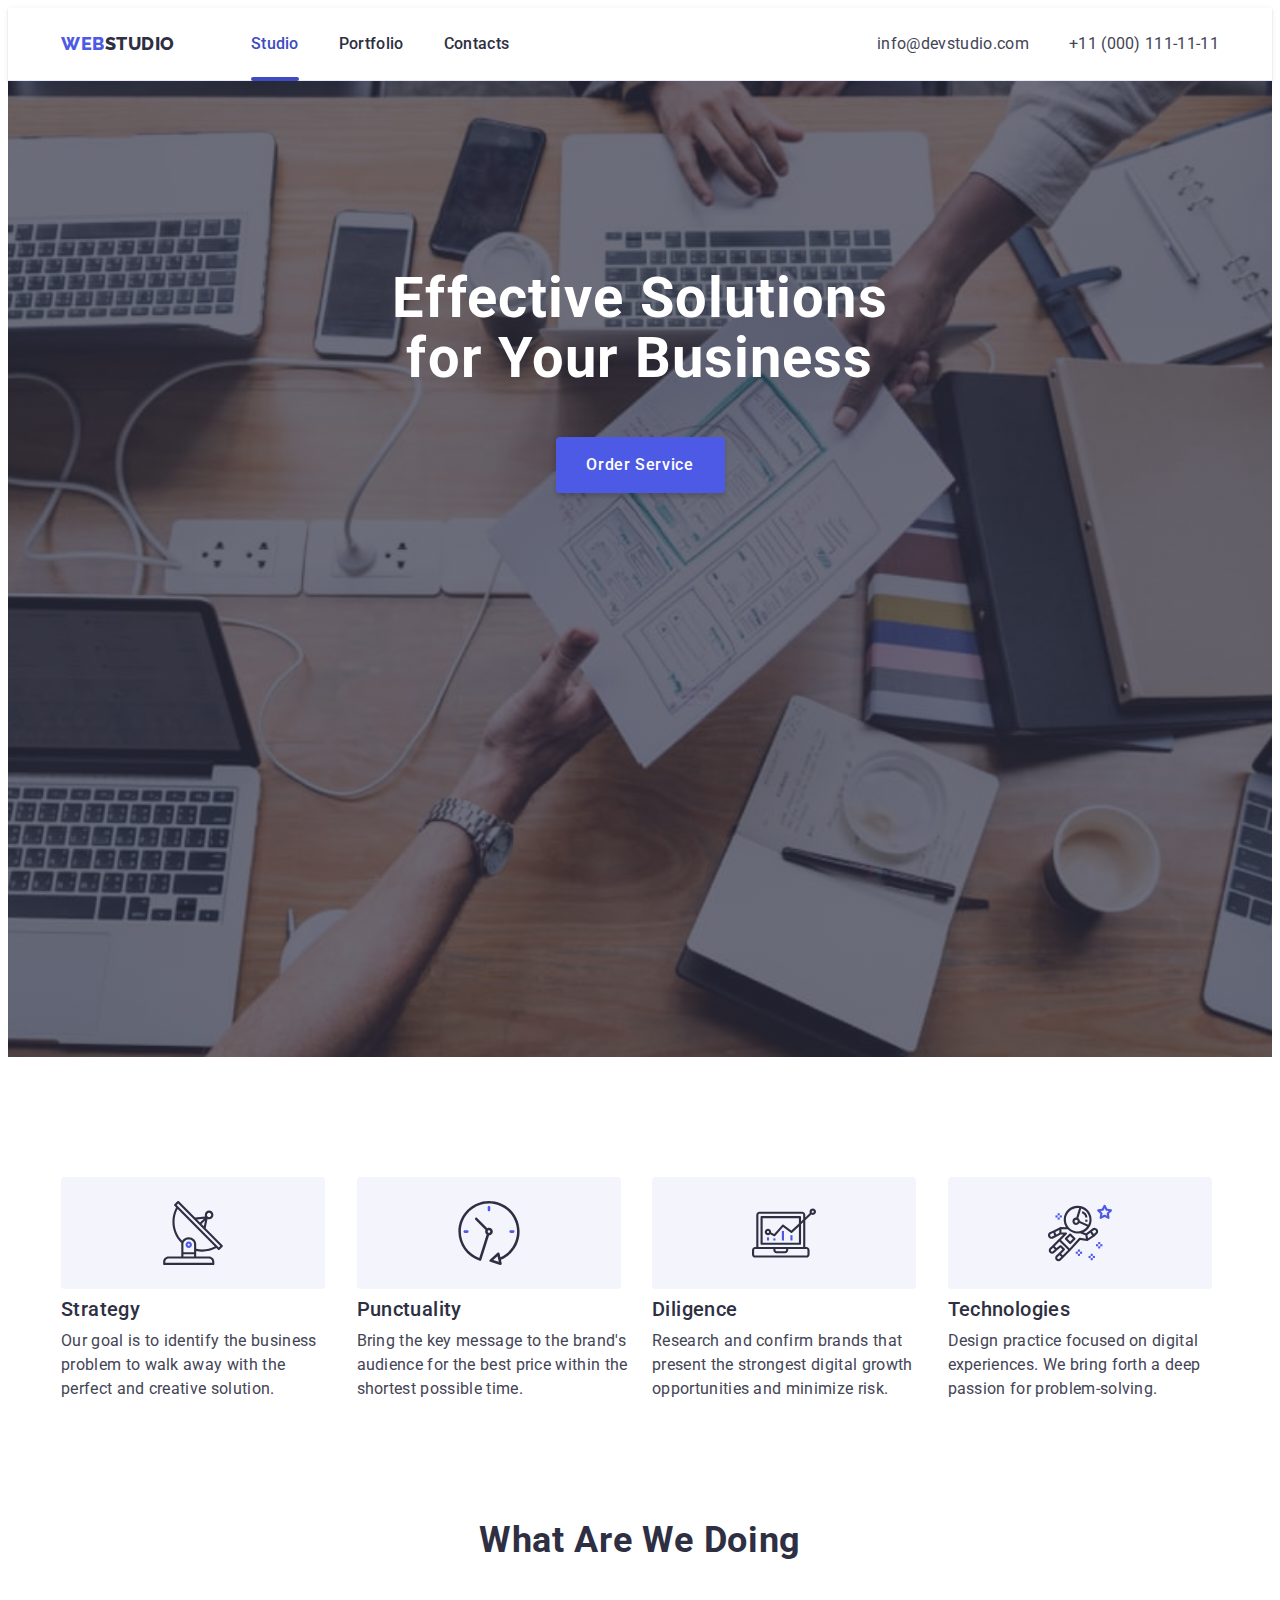
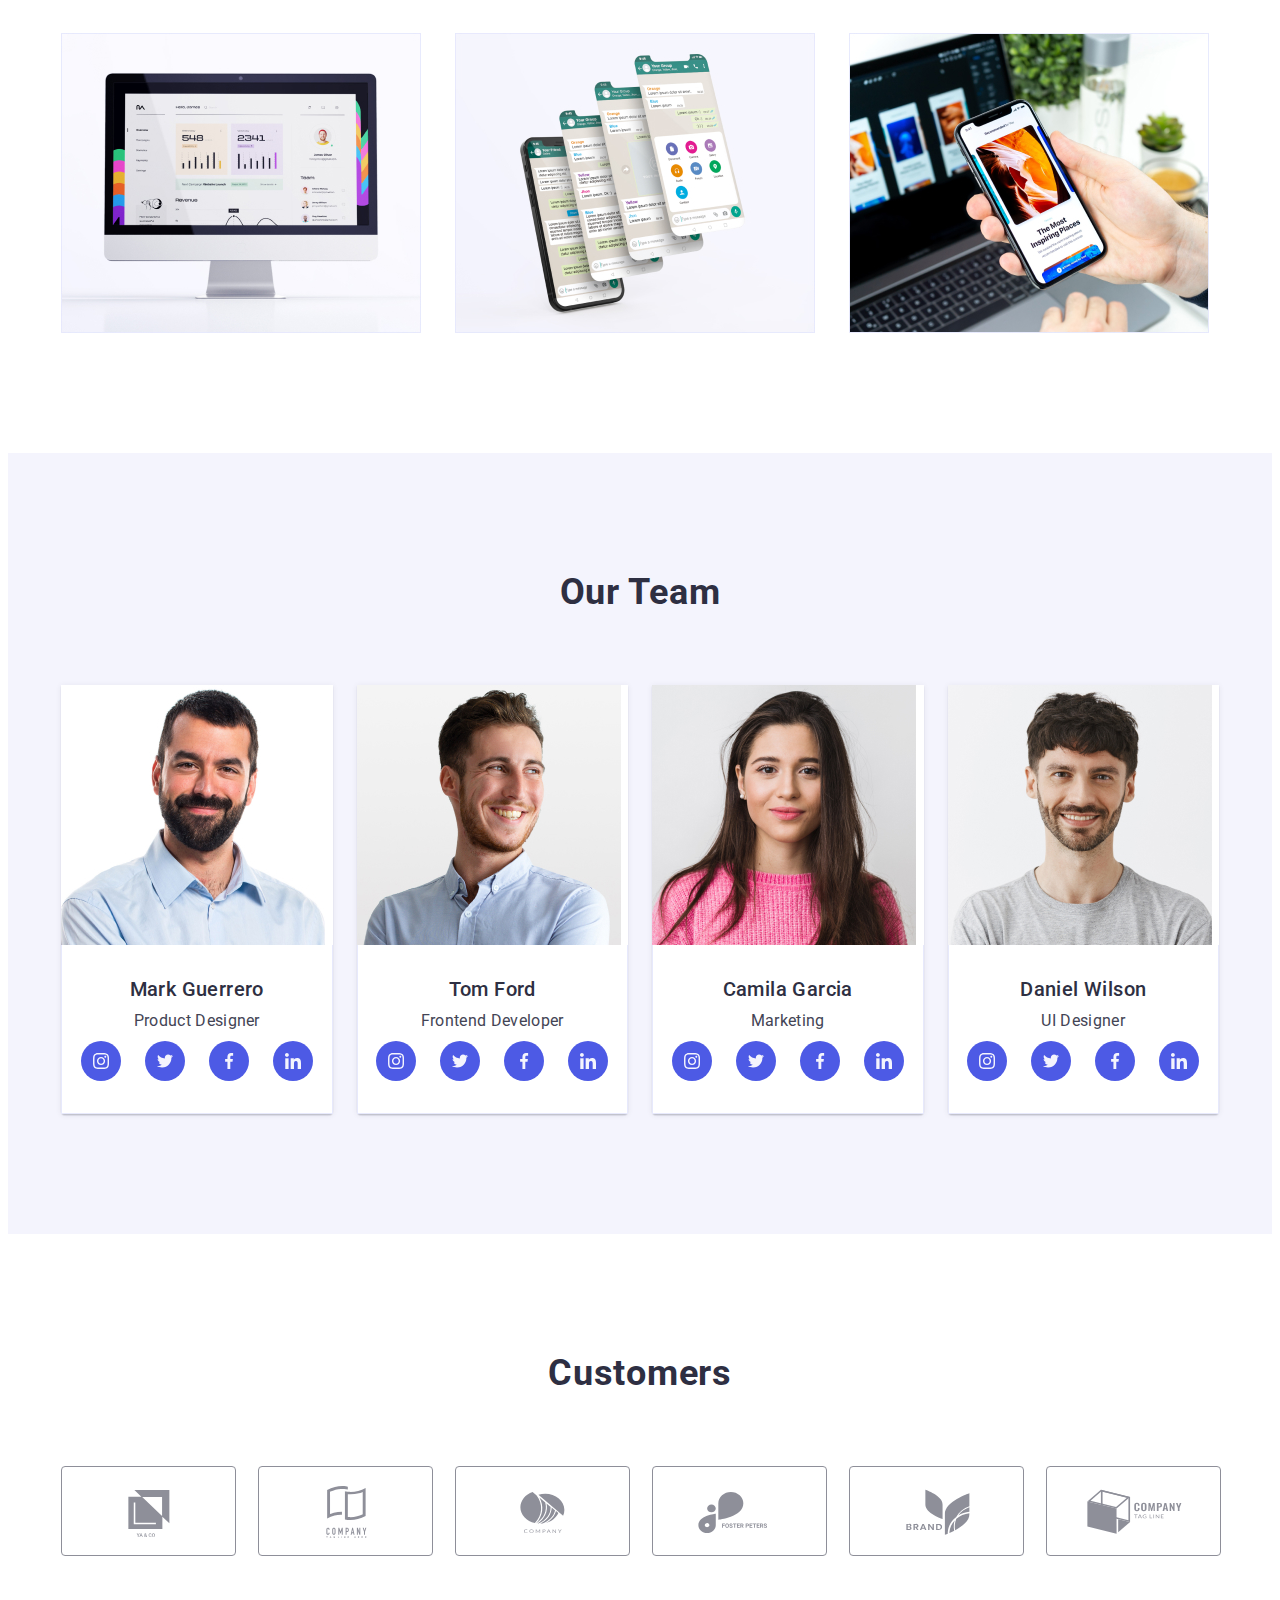
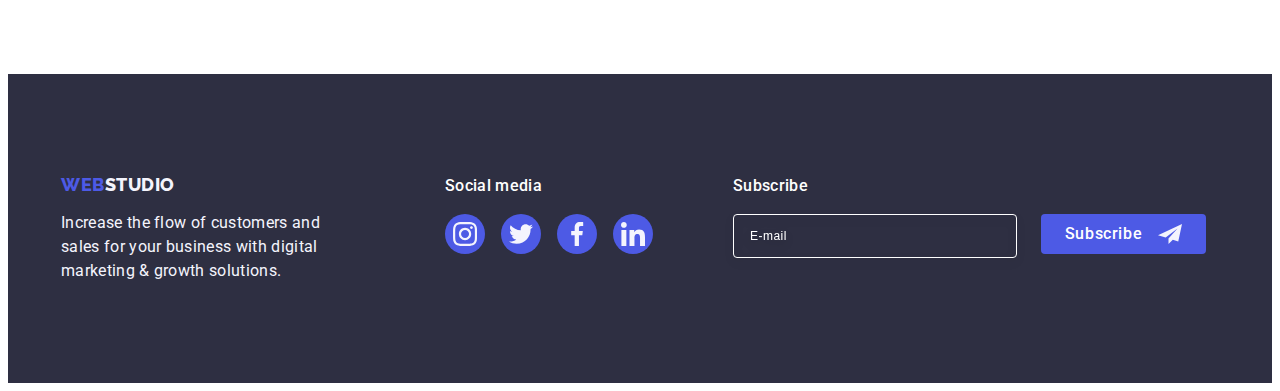
<file: index.html>
<!DOCTYPE html>
<html lang="en">
  <head>
    <meta charset="UTF-8" />
    <meta http-equiv="X-UA-Compatible" content="IE=edge" />
    <meta name="viewport" content="width=device-width, initial-scale=1.0" />
    <title>Студія</title>
    <link rel="preconnect" href="https://fonts.googleapis.com" />
    <link rel="preconnect" href="https://fonts.gstatic.com" crossorigin />
    <link
      href="https://fonts.googleapis.com/css2?family=Raleway:wght@800&family=Roboto:wght@400;500;700;900&display=swap"
      rel="stylesheet"
    />
    <link
      rel="stylesheet"
      href="https://cdnjs.cloudflare.com/ajax/libs/modern-normalize/2.0.0/modern-normalize.min.css"
      integrity="sha512-4xo8blKMVCiXpTaLzQSLSw3KFOVPWhm/TRtuPVc4WG6kUgjH6J03IBuG7JZPkcWMxJ5huwaBpOpnwYElP/m6wg=="
      crossorigin="anonymous"
      referrerpolicy="no-referrer"
    />
    <link rel="stylesheet" href="./css/styles.css" />
  </head>
  <body>
    <header class="header">
      <div class="header-container container">
        <nav class="header-nav">
          <a href="./index.html" class="header-logo link"
            >Web<span class="header-logo-color">Studio</span></a
          >
          <ul class="header-nav-list list">
            <li class="header-nav-item">
              <a href="./index.html" class="header-link link current">Studio</a>
            </li>
            <li class="header-nav-item">
              <a href="./portfolio.html" class="header-link link">Portfolio</a>
            </li>
            <li class="header-nav-item">
              <a href="" class="header-link link">Contacts</a>
            </li>
          </ul>
        </nav>
        <address class="header-address">
          <ul class="header-address-list list">
            <li class="header-address-item">
              <a
                href="mailto:info@devstudio.com"
                class="header-address-link link"
                >info@devstudio.com</a
              >
            </li>
            <li class="header-address-item">
              <a href="tel:+110001111111" class="header-address-link link"
                >+11 (000) 111-11-11</a
              >
            </li>
          </ul>
        </address>
      </div>
    </header>
    <main>
      <section class="hero-main-page">
        <div class="hero-main-container container">
          <h1 class="hero-title">Effective Solutions for Your Business</h1>
          <button type="button" class="hero-button" data-modal-open>Order Service</button>
        </div>
      </section>
      <section class="values">
        <div class="values-container container">
          <h2 class="visually-hidden">What are we offer</h2>
          <ul class="values-list list">
            <li class="values-item">
              <div class="values-icon-box">
                <svg class="values-icon" width="64" height="64">
                  <use href="./images/icons.svg#antenna"></use>
                </svg>
              </div>
              <h3 class="values-title">Strategy</h3>
              <p class="values-text text">
                Our goal is to identify the business problem to walk away with
                the perfect and creative solution.
              </p>
            </li>
            <li class="values-item">
              <div class="values-icon-box">
                <svg class="values-icon" width="64" height="64">
                  <use href="./images/icons.svg#clock"></use>
                </svg>
              </div>
              <h3 class="values-title">Punctuality</h3>
              <p class="text">
                Bring the key message to the brand's audience for the best price
                within the shortest possible time.
              </p>
            </li>
            <li class="values-item">
              <div class="values-icon-box">
                <svg class="values-icon" width="64" height="64">
                  <use href="./images/icons.svg#diagram"></use>
                </svg>
              </div>
              <h3 class="values-title">Diligence</h3>
              <p class="text">
                Research and confirm brands that present the strongest digital
                growth opportunities and minimize risk.
              </p>
            </li>
            <li class="values-item">
              <div class="values-icon-box">
                <svg class="values-icon" width="64" height="64">
                  <use href="./images/icons.svg#astro"></use>
                </svg>
              </div>
              <h3 class="values-title">Technologies</h3>
              <p class="text">
                Design practice focused on digital experiences. We bring forth a
                deep passion for problem-solving.
              </p>
            </li>
          </ul>
        </div>
      </section>
      <section class="work">
        <div class="work-container container">
          <h2 class="work-title">What are we doing</h2>
          <ul class="work-list list">
            <li class="work-item">
              <img src="./images/wwd.jpg" alt="monitor" width="360" />
            </li>
            <li class="work-item">
              <img src="./images/wwd2.jpg" alt="screen" width="360" />
            </li>
            <li class="work-item">
              <img src="./images/wwd3.jpg" alt="phone" width="360" />
            </li>
          </ul>
        </div>
      </section>
      <section class="team">
        <div class="team-container container">
          <h2 class="team-title">Our Team</h2>
          <ul class="team-list list">
            <li class="team-item">
              <img src="./images/team1.jpg" alt="photo1" width="264" />
              <div class="team-name-container">
                <h3 class="worker-name">Mark Guerrero</h3>
                <p class="team-text">Product Designer</p>
                <ul class="soc-team list">
                  <li class="soc-item">
                    <a
                      href="#"
                      class="soc-item-link"
                      target="_blank"
                      rel="noopener noreferrer nofollow"
                    >
                      <svg class="team-soc-icon" width="16" height="16">
                        <use href="./images/icons.svg#instagram-icon"></use>
                      </svg>
                    </a>
                  </li>
                  <li class="soc-item">
                    <a
                      href="#"
                      class="soc-item-link"
                      target="_blank"
                      rel="noopener noreferrer nofollow"
                    >
                      <svg class="team-soc-icon" width="16" height="16">
                        <use href="./images/icons.svg#icon-twitter"></use>
                      </svg>
                    </a>
                  </li>
                  <li class="soc-item">
                    <a
                      href="#"
                      class="soc-item-link"
                      target="_blank"
                      rel="noopener noreferrer nofollow"
                    >
                      <svg class="team-soc-icon" width="16" height="16">
                        <use href="./images/icons.svg#facebook-icon"></use>
                      </svg>
                    </a>
                  </li>
                  <li class="soc-item">
                    <a
                      href="#"
                      class="soc-item-link"
                      target="_blank"
                      rel="noopener noreferrer nofollow"
                    >
                      <svg class="team-soc-icon" width="16" height="16">
                        <use href="./images/icons.svg#linked-in-icon"></use>
                      </svg>
                    </a>
                  </li>
                </ul>
              </div>
            </li>
            <li class="team-item">
              <img src="./images/team2.jpg" alt="photo2" width="264" />
              <div class="team-name-container">
                <h3 class="worker-name">Tom Ford</h3>
                <p class="team-text">Frontend Developer</p>
                <ul class="soc-team list">
                  <li class="soc-item">
                    <a
                      href="#"
                      class="soc-item-link"
                      target="_blank"
                      rel="noopener noreferrer nofollow"
                    >
                      <svg class="team-soc-icon" width="16" height="16">
                        <use href="./images/icons.svg#instagram-icon"></use>
                      </svg>
                    </a>
                  </li>
                  <li class="soc-item">
                    <a
                      href="#"
                      class="soc-item-link"
                      target="_blank"
                      rel="noopener noreferrer nofollow"
                    >
                      <svg class="team-soc-icon" width="16" height="16">
                        <use href="./images/icons.svg#icon-twitter"></use>
                      </svg>
                    </a>
                  </li>
                  <li class="soc-item">
                    <a
                      href="#"
                      class="soc-item-link"
                      target="_blank"
                      rel="noopener noreferrer nofollow"
                    >
                      <svg class="team-soc-icon" width="16" height="16">
                        <use href="./images/icons.svg#facebook-icon"></use>
                      </svg>
                    </a>
                  </li>
                  <li class="soc-item">
                    <a
                      href="#"
                      class="soc-item-link"
                      target="_blank"
                      rel="noopener noreferrer nofollow"
                    >
                      <svg class="team-soc-icon" width="16" height="16">
                        <use href="./images/icons.svg#linked-in-icon"></use>
                      </svg>
                    </a>
                  </li>
                </ul>
              </div>
            </li>
            <li class="team-item">
              <img src="./images/team3.jpg" alt="photo3" width="264" />
              <div class="team-name-container">
                <h3 class="worker-name">Camila Garcia</h3>
                <p class="team-text">Marketing</p>
                <ul class="soc-team list">
                  <li class="soc-item">
                    <a
                      href="#"
                      class="soc-item-link"
                      target="_blank"
                      rel="noopener noreferrer nofollow"
                    >
                      <svg class="team-soc-icon" width="16" height="16">
                        <use href="./images/icons.svg#instagram-icon"></use>
                      </svg>
                    </a>
                  </li>
                  <li class="soc-item">
                    <a
                      href="#"
                      class="soc-item-link"
                      target="_blank"
                      rel="noopener noreferrer nofollow"
                    >
                      <svg class="team-soc-icon" width="16" height="16">
                        <use href="./images/icons.svg#icon-twitter"></use>
                      </svg>
                    </a>
                  </li>
                  <li class="soc-item">
                    <a
                      href="#"
                      class="soc-item-link"
                      target="_blank"
                      rel="noopener noreferrer nofollow"
                    >
                      <svg class="team-soc-icon" width="16" height="16">
                        <use href="./images/icons.svg#facebook-icon"></use>
                      </svg>
                    </a>
                  </li>
                  <li class="soc-item">
                    <a
                      href="#"
                      class="soc-item-link"
                      target="_blank"
                      rel="noopener noreferrer nofollow"
                    >
                      <svg class="team-soc-icon" width="16" height="16">
                        <use href="./images/icons.svg#linked-in-icon"></use>
                      </svg>
                    </a>
                  </li>
                </ul>
              </div>
            </li>
            <li class="team-item">
              <img src="./images/team4.jpg" alt="photo4" width="264" />
              <div class="team-name-container">
                <h3 class="worker-name">Daniel Wilson</h3>
                <p class="team-text">UI Designer</p>
                <ul class="soc-team list">
                  <li class="soc-item">
                    <a
                      href="#"
                      class="soc-item-link"
                      target="_blank"
                      rel="noopener noreferrer nofollow"
                    >
                      <svg class="team-soc-icon" width="16" height="16">
                        <use href="./images/icons.svg#instagram-icon"></use>
                      </svg>
                    </a>
                  </li>
                  <li class="soc-item">
                    <a
                      href="#"
                      class="soc-item-link"
                      target="_blank"
                      rel="noopener noreferrer nofollow"
                    >
                      <svg class="team-soc-icon" width="16" height="16">
                        <use href="./images/icons.svg#icon-twitter"></use>
                      </svg>
                    </a>
                  </li>
                  <li class="soc-item">
                    <a
                      href="#"
                      class="soc-item-link"
                      target="_blank"
                      rel="noopener noreferrer nofollow"
                    >
                      <svg class="team-soc-icon" width="16" height="16">
                        <use href="./images/icons.svg#facebook-icon"></use>
                      </svg>
                    </a>
                  </li>
                  <li class="soc-item">
                    <a
                      href="#"
                      class="soc-item-link"
                      target="_blank"
                      rel="noopener noreferrer nofollow"
                    >
                      <svg class="team-soc-icon" width="16" height="16">
                        <use href="./images/icons.svg#linked-in-icon"></use>
                      </svg>
                    </a>
                  </li>
                </ul>
              </div>
            </li>
          </ul>
        </div>
      </section>
      <section class="customers">
        <div class="container">
          <h2 class="customers-title">Customers</h2>
          <ul class="customers-list list">
            <li class="customers-item">
              <a href="#" class="customers-link link">
                <svg class="customers-icon" width="104" height="56">
                  <use href="./images/icons.svg#logo"></use>
                </svg>
              </a>
            </li>
            <li class="customers-item">
              <a href="#" class="customers-link link">
                <svg class="customers-icon" width="104" height="56">
                  <use href="./images/icons.svg#logo-one"></use>
                </svg>
              </a>
            </li>
            <li class="customers-item">
              <a href="#" class="customers-link link">
                <svg class="customers-icon" width="104" height="56">
                  <use href="./images/icons.svg#logo-two"></use>
                </svg>
              </a>
            </li>
            <li class="customers-item">
              <a href="#" class="customers-link link">
                <svg class="customers-icon" width="104" height="56">
                  <use href="./images/icons.svg#logo-three"></use>
                </svg>
              </a>
            </li>
            <li class="customers-item">
              <a href="#" class="customers-link link">
                <svg class="customers-icon" width="104" height="56">
                  <use href="./images/icons.svg#logo-four"></use>
                </svg>
              </a>
            </li>
            <li class="customers-item">
              <a href="#" class="customers-link link">
                <svg class="customers-icon" width="104" height="56">
                  <use href="./images/icons.svg#logo-five"></use>
                </svg>
              </a>
            </li>
          </ul>
        </div>
      </section>
    </main>
    <footer class="footer">
      <div class="footer-section container">
        <div class="footer-container">
          <a href="./index.html" class="footer-logo link"
            >Web<span class="footer-logo-color">Studio</span>
          </a>
          <p class="footer-text">
            Increase the flow of customers and sales for your business with
            digital marketing & growth solutions.
          </p>
        </div>
        <div class="footer-soc-container">
          <p class="footer-soc-text">Social media</p>
          <ul class="footer-soc-list list">
            <li class="footer-soc-item">
              <a href="#" class="footer-soc-link link"  target="_blank"
              rel="noopener noreferrer nofollow">
                <svg class="footer-icon" width="24" height="24">
                  <use href="./images/icons.svg#instagram-icon"></use>
                </svg>
              </a>
            </li>
            <li class="footer-soc-item">
              <a href="#" class="footer-soc-link link"  target="_blank"
              rel="noopener noreferrer nofollow">
                <svg class="footer-icon" width="24" height="24">
                  <use href="./images/icons.svg#icon-twitter"></use>
                </svg>
              </a>
            </li>
            <li class="footer-soc-item">
              <a href="#" class="footer-soc-link link"  target="_blank"
              rel="noopener noreferrer nofollow">
                <svg class="footer-icon" width="24" height="24">
                  <use href="./images/icons.svg#facebook-icon"></use>
                </svg>
              </a>
            </li>
            <li class="footer-soc-item">
              <a href="#" class="footer-soc-link link"  target="_blank"
              rel="noopener noreferrer nofollow">
                <svg class="footer-icon" width="24" height="24">
                  <use href="./images/icons.svg#linked-in-icon"></use>
                </svg>
              </a>
            </li>
          </ul>
        </div>
        <div class="footer-form-container">
          <p class="form-footer-title">Subscribe</p>
          <form class="form-footer">
            <label class="footer-label">
              <input
                type="email"
                name="email-subscribe"
                placeholder="E-mail"
                class="footer-input"
              />
            </label>
            <button type="submit" class="footer-button">
              Subscribe
              <svg class="footer-form-icon" width="24" height="24">
                <use href="./images/icons.svg#icon-plane"></use>
              </svg>
            </button>
          </form>
        </div>
      </div>
    </footer>
    <div class="backdrop is-hidden" data-modal>
      <div class="modal">
        <button type="button" class="modal-close-button" data-modal-close>
          <svg class="modal-close-icon" width="8" height="8">
            <use href="./images/icons.svg#icon-close-button"></use>
          </svg>
        </button>
        <p class="modal-title">Leave your contacts and we will call you back</p>
        <form class="form">
          <div class="modal-field">
            <label for="user-name" class="form-label">Name</label>
            <div class="input-container">
              <input
                id="user-name"
                type="text"
                name="user-name"
                class="form-input"
                required
              />
              <svg class="form-icon" width="18" height="24">
                <use href="./images/icons.svg#icon-input-person"></use>
              </svg>
            </div>
          </div>
          <div class="modal-field">
            <label for="user-phone" class="form-label">Phone</label>
            <div class="input-container">
              <input
                id="user-phone"
                type="tel"
                name="user-phone"
                class="form-input"
                required
              />
              <svg class="form-icon" width="18" height="24">
                <use href="./images/icons.svg#icon-input-phone"></use>
              </svg>
            </div>
          </div>
          <div class="modal-field">
            <label for="user-email" class="form-label">Email</label>
            <div class="input-container">
              <input
                id="user-email"
                type="email"
                name="user-mail"
                class="form-input"
                required
              />
              <svg class="form-icon" width="18" height="24">
                <use href="./images/icons.svg#icon-input-email"></use>
              </svg>
            </div>
          </div>
          <div class="comment-field">
            <label for="user-comment" class="form-label">Comment</label>
            <textarea
              name="user-comment"
              id="user-comment"
              class="form-textarea"
              placeholder="Text input"
            ></textarea>
          </div>
          <div class="checkbox-field">
            <input
              type="checkbox"
              id="user-privacy"
              name="user-privacy"
              value="true"
              class="privacy-input visually-hidden"
              required
            />
            <label for="user-privacy" class="privacy-text"
              ><span class="privacy-span"
                ><svg class="privacy-icon" width="10" height="8">
                  <use href="./images/icons.svg#icon-access"></use></svg></span
              >I accept the terms and conditions of the<a
                href="#"
                class="privacy-link"
                >Privacy Policy</a
              ></label
            >
          </div>
          <button type="submit" class="form-button">Send</button>
        </form>
          </div>
      </div>
    <script src="./js/modal.js"></script>
  </body>
</html>
</file>
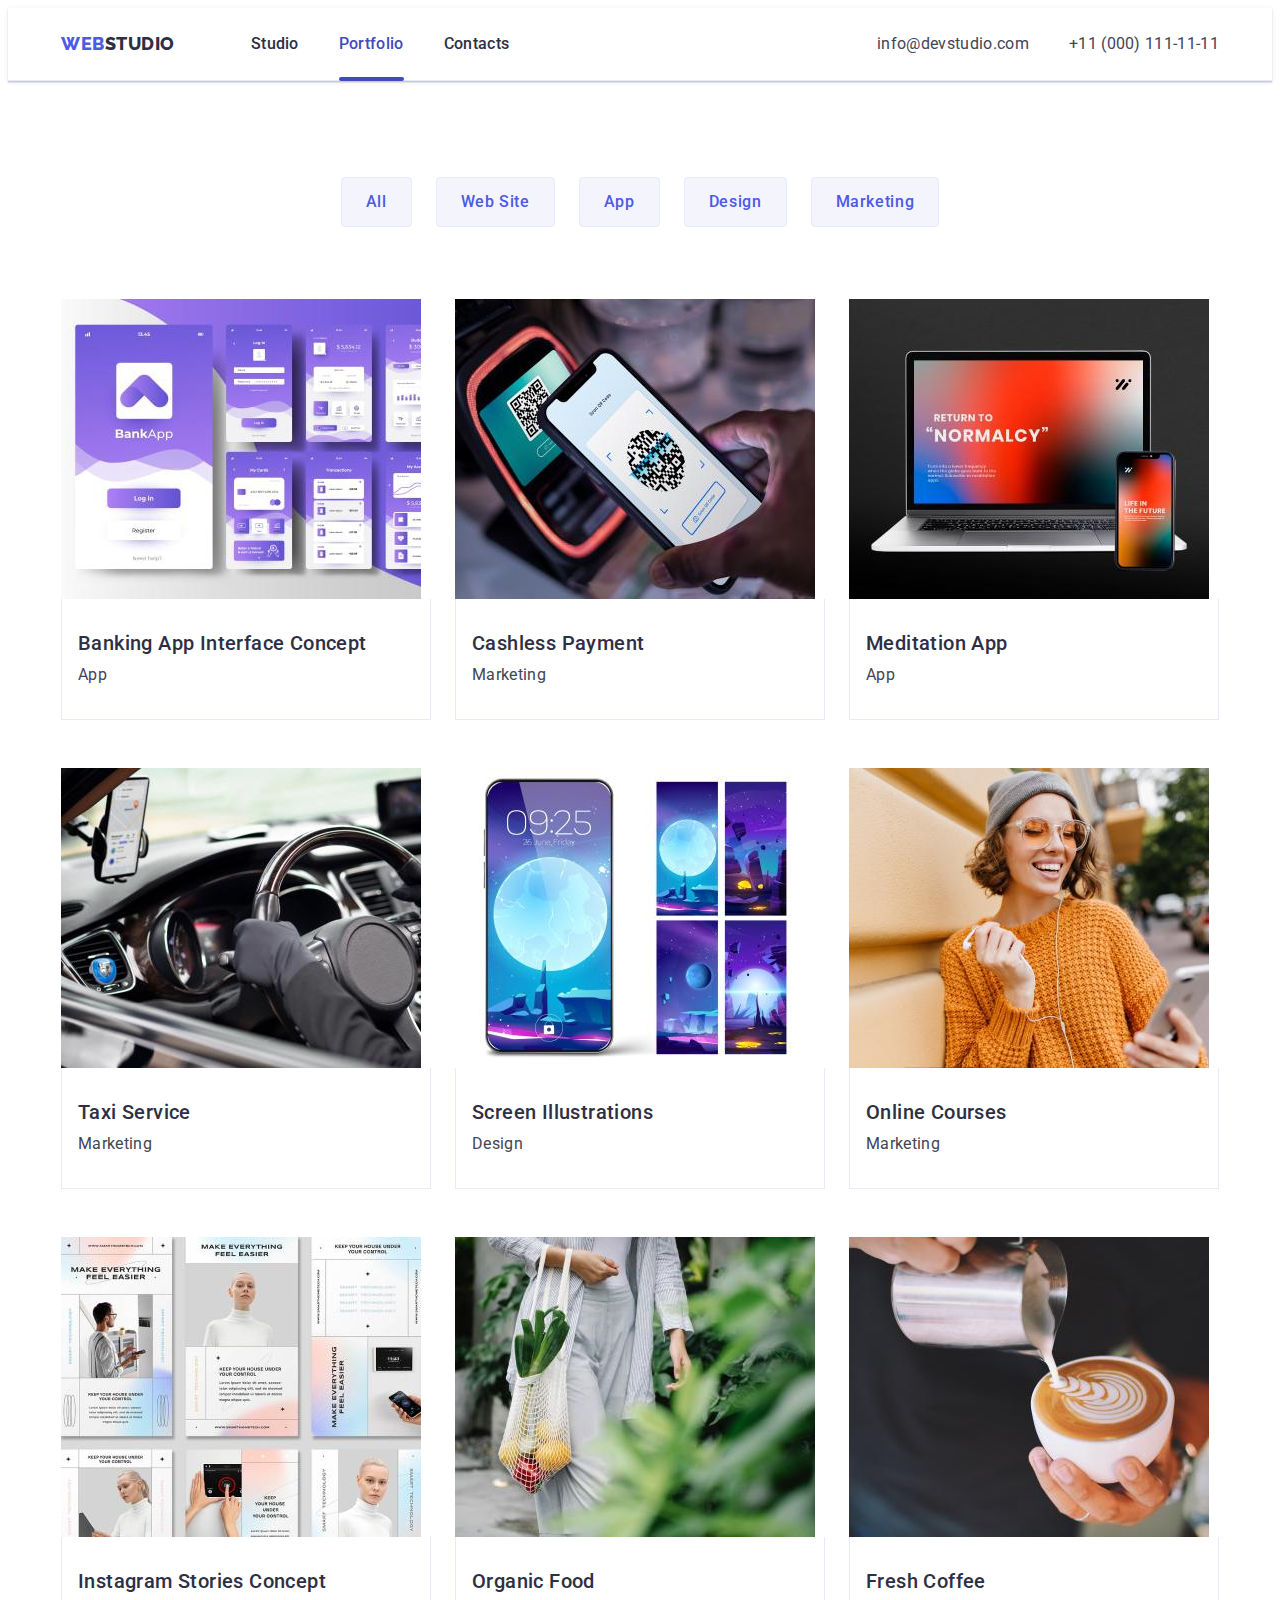
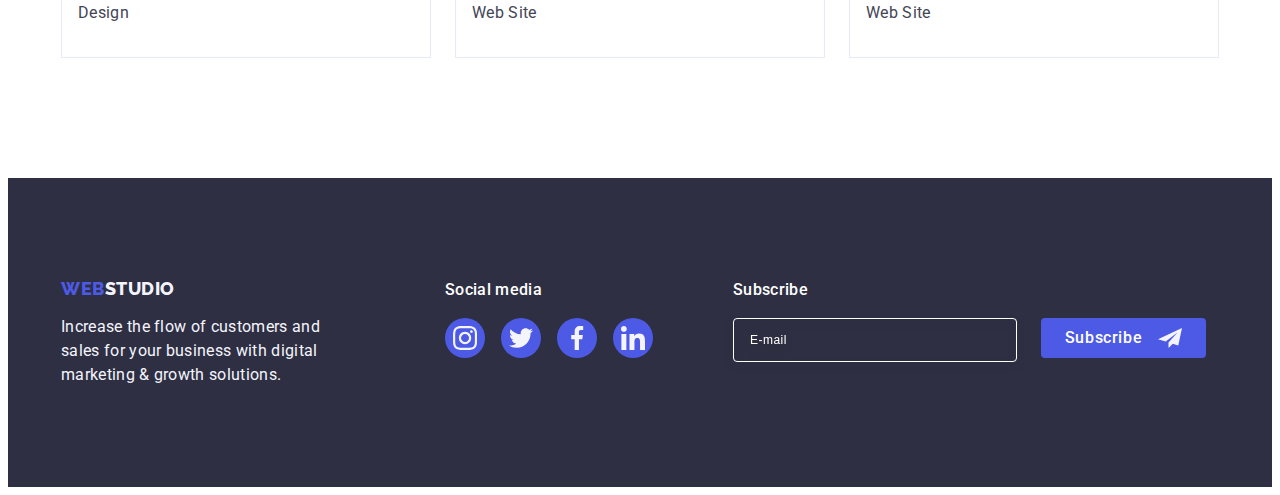
<file: portfolio.html>
<!DOCTYPE html>
<html lang="en">
  <head>
    <meta charset="UTF-8" />
    <meta http-equiv="X-UA-Compatible" content="IE=edge" />
    <meta name="viewport" content="width=device-width, initial-scale=1.0" />
    <title>Портфоліо</title>
    <link rel="preconnect" href="https://fonts.googleapis.com" />
    <link rel="preconnect" href="https://fonts.gstatic.com" crossorigin />
    <link
      href="https://fonts.googleapis.com/css2?family=Raleway:wght@800&family=Roboto:wght@400;500;700;900&display=swap"
      rel="stylesheet"
    />
    <link
      rel="stylesheet"
      href="https://cdnjs.cloudflare.com/ajax/libs/modern-normalize/2.0.0/modern-normalize.min.css"
      integrity="sha512-4xo8blKMVCiXpTaLzQSLSw3KFOVPWhm/TRtuPVc4WG6kUgjH6J03IBuG7JZPkcWMxJ5huwaBpOpnwYElP/m6wg=="
      crossorigin="anonymous"
      referrerpolicy="no-referrer"
    />
    <link rel="stylesheet" href="./css/styles.css" />
  </head>
  <body>
    <header class="header">
      <div class="header-container container">
        <nav class="header-nav">
          <a href="./index.html" class="header-logo link"
            >Web<span class="header-logo-color">Studio</span></a
          >
          <ul class="header-nav-list list">
            <li class="header-nav-item">
              <a href="./index.html" class="header-link link">Studio</a>
            </li>
            <li class="header-nav-item">
              <a href="./portfolio.html" class="header-link link current">Portfolio</a>
            </li>
            <li class="header-nav-item">
              <a href="" class="header-link link">Contacts</a>
            </li>
          </ul>
        </nav>
        <address class="header-address">
          <ul class="header-address-list list">
            <li class="header-address-item">
              <a
                href="mailto:info@devstudio.com"
                class="header-address-link link"
                >info@devstudio.com</a
              >
            </li>
            <li class="header-address-item">
              <a href="tel:+110001111111" class="header-address-link link"
                >+11 (000) 111-11-11</a
              >
            </li>
          </ul>
        </address>
      </div>
    </header>
    <main>
      <section class="hero">
        <div class="portfolio-container container">
          <h1 class="visually-hidden">Portfolio</h1>
          <ul class="hero-btn-list list">
            <li class="hero-btn-item">
              <button type="button" class="hero-btn">All</button>
            </li>
            <li class="hero-btn-item">
              <button type="button" class="hero-btn">Web Site</button>
            </li>
            <li class="hero-btn-item">
              <button type="button" class="hero-btn">App</button>
            </li>
            <li class="hero-btn-item">
              <button type="button" class="hero-btn">Design</button>
            </li>
            <li class="hero-btn-item">
              <button type="button" class="hero-btn">Marketing</button>
            </li>
          </ul>
          <ul class="portfolio-list list">
            <li class="portfolio-item">
              <a href="" class="link link-img">
                <div class="overlay-container">
                  <img
                    src="./images/app.jpg"
                    alt="Banking"
                    width="360"
                    height="300"
                  />
                  <p class="overlay">
                    14 Stylish and User-Friendly App Design Concepts · Task
                    Manager App · Calorie Tracker App · Exotic Fruit Ecommerce
                    App · Cloud Storage App
                  </p>
                </div>
                <div class="app-container">
                  <h2 class="hero-list-title">Banking App Interface Concept</h2>
                  <p class="portfolio-text text">App</p>
                </div></a
              >
            </li>
            <li class="portfolio-item">
              <a href="" class="link link-img">
                <div class="overlay-container">
                <img
                  src="./images/payment.jpg"
                  alt="Payment"
                  width="360"
                  height="300"
                />
                <p class="overlay">
                  14 Stylish and User-Friendly App Design Concepts · Task
                  Manager App · Calorie Tracker App · Exotic Fruit Ecommerce
                  App · Cloud Storage App
                </p>
                </div>
                <div class="app-container">
                  <h2 class="hero-list-title">Cashless Payment</h2>
                  <p class="portfolio-text text">Marketing</p>
                </div></a
              >
            </li>
            <li class="portfolio-item">
              <a href="" class="link link-img">
                <div class="overlay-container">
                <img
                  src="./images/meditation.jpg"
                  alt="laptop"
                  width="360"
                  height="300"
                />
                <p class="overlay">
                  14 Stylish and User-Friendly App Design Concepts · Task
                  Manager App · Calorie Tracker App · Exotic Fruit Ecommerce
                  App · Cloud Storage App
                </p>
              </div>
                <div class="app-container">
                  <h2 class="hero-list-title">Meditation App</h2>
                  <p class="portfolio-text text">App</p>
                </div></a
              >
            </li>
            <li class="portfolio-item">
              <a href="" class="link link-img">
                <div class="overlay-container">
                <img
                  src="./images/taxi.jpg"
                  alt="car"
                  width="360"
                  height="300"
                />
                <p class="overlay">
                  14 Stylish and User-Friendly App Design Concepts · Task
                  Manager App · Calorie Tracker App · Exotic Fruit Ecommerce
                  App · Cloud Storage App
                </p>
              </div>
                <div class="app-container">
                  <h2 class="hero-list-title">Taxi Service</h2>
                  <p class="portfolio-text text">Marketing</p>
                </div></a
              >
            </li>
            <li class="portfolio-item">
              <a href="" class="link link-img">
                <div class="overlay-container">
                <img
                  src="./images/screenshot.jpg"
                  alt="screen"
                  width="360"
                  height="300"
                />
                <p class="overlay">
                  14 Stylish and User-Friendly App Design Concepts · Task
                  Manager App · Calorie Tracker App · Exotic Fruit Ecommerce
                  App · Cloud Storage App
                </p>
              </div>
                <div class="app-container">
                  <h2 class="hero-list-title">Screen Illustrations</h2>
                  <p class="portfolio-text text">Design</p>
                </div></a
              >
            </li>
            <li class="portfolio-item">
              <a href="" class="link link-img">
                <div class="overlay-container">
                <img
                  src=".//images/courses.jpg"
                  alt="girl"
                  width="360"
                  height="300"
                />
                <p class="overlay">
                  14 Stylish and User-Friendly App Design Concepts · Task
                  Manager App · Calorie Tracker App · Exotic Fruit Ecommerce
                  App · Cloud Storage App
                </p>
              </div>
                <div class="app-container">
                  <h2 class="hero-list-title">Online Courses</h2>
                  <p class="portfolio-text text">Marketing</p>
                </div></a
              >
            </li>
            <li class="portfolio-item">
              <a href="" class="link link-img">
                <div class="overlay-container">
                <img
                  src=".//images/insta.jpg"
                  alt="stories"
                  width="360"
                  height="300"
                />
                <p class="overlay">
                  14 Stylish and User-Friendly App Design Concepts · Task
                  Manager App · Calorie Tracker App · Exotic Fruit Ecommerce
                  App · Cloud Storage App
                </p>
              </div>
                <div class="app-container">
                  <h2 class="hero-list-title">Instagram Stories Concept</h2>
                  <p class="portfolio-text text">Design</p>
                </div></a
              >
            </li>
            <li class="portfolio-item">
              <a href="" class="link link-img">
                <div class="overlay-container">
                <img
                  src="./images/organic.jpg"
                  alt="food"
                  width="360"
                  height="300"
                />
                <p class="overlay">
                  14 Stylish and User-Friendly App Design Concepts · Task
                  Manager App · Calorie Tracker App · Exotic Fruit Ecommerce
                  App · Cloud Storage App
                </p>
              </div>
                <div class="app-container">
                  <h2 class="hero-list-title">Organic Food</h2>
                  <p class="portfolio-text text">Web Site</p>
                </div></a
              >
            </li>
            <li class="portfolio-item">
              <a href="" class="link link-img">
                <div class="overlay-container">
                <img
                  src="./images/cofee.jpg"
                  alt="coffee"
                  width="360"
                  height="300"
                />
                <p class="overlay">
                  14 Stylish and User-Friendly App Design Concepts · Task
                  Manager App · Calorie Tracker App · Exotic Fruit Ecommerce
                  App · Cloud Storage App
                </p>
              </div>
                <div class="app-container">
                  <h2 class="hero-list-title">Fresh Coffee</h2>
                  <p class="portfolio-text text">Web Site</p>
                </div></a
              >
            </li>
          </ul>
        </div>
      </section>
    </main>
    <footer class="footer">
      <div class="footer-section container">
        <div class="footer-container">
          <a href="./index.html" class="footer-logo link"
            >Web<span class="footer-logo-color">Studio</span>
          </a>
          <p class="footer-text">
            Increase the flow of customers and sales for your business with
            digital marketing & growth solutions.
          </p>
        </div>
        <div class="footer-soc-container">
          <p class="footer-soc-text">Social media</p>
          <ul class="footer-soc-list list">
            <li class="footer-soc-item">
              <a
                href="#"
                class="footer-soc-link link"
                target="_blank"
                rel="noopener noreferrer nofollow"
              >
                <svg class="footer-icon" width="24" height="24">
                  <use href="./images/icons.svg#instagram-icon"></use>
                </svg>
              </a>
            </li>
            <li class="footer-soc-item">
              <a
                href="#"
                class="footer-soc-link link"
                target="_blank"
                rel="noopener noreferrer nofollow"
              >
                <svg class="footer-icon" width="24" height="24">
                  <use href="./images/icons.svg#icon-twitter"></use>
                </svg>
              </a>
            </li>
            <li class="footer-soc-item">
              <a
                href="#"
                class="footer-soc-link link"
                target="_blank"
                rel="noopener noreferrer nofollow"
              >
                <svg class="footer-icon" width="24" height="24">
                  <use href="./images/icons.svg#facebook-icon"></use>
                </svg>
              </a>
            </li>
            <li class="footer-soc-item">
              <a
                href="#"
                class="footer-soc-link link"
                target="_blank"
                rel="noopener noreferrer nofollow"
              >
                <svg class="footer-icon" width="24" height="24">
                  <use href="./images/icons.svg#linked-in-icon"></use>
                </svg>
              </a>
            </li>
          </ul>
        </div>
        <div class="footer-form-container">
          <p class="form-footer-title">Subscribe</p>
          <form class="form-footer">
            <label class="footer-label">
              <input
                type="email"
                name="email-subscribe"
                placeholder="E-mail"
                class="footer-input"
              />
            </label>
            <button type="submit" class="footer-button">
              Subscribe
              <svg class="footer-form-icon" width="24" height="24">
                <use href="./images/icons.svg#icon-plane"></use>
              </svg>
            </button>
          </form>
        </div>
      </div>
    </footer>
  </body>
</html>
</file>
<file: css/styles.css>
body {
  font-family: "Roboto", sans-serif;
  color: var(--text-color);
  background-color: var(--white-color);
}

:root {
  --white-color: #ffffff;
  --title-color: #2e2f42;
  --text-color: #434455;
  --light-background: #f4f4fd;
  --hover-background: #404bbf;
  --blue-text-color: #4d5ae5;
  --transition: 250ms cubic-bezier(0.4, 0, 0.2, 1);
}

.list {
  list-style: none;
}

.link {
  text-decoration: none;
}

.container {
  width: 1158px;
  margin: 0 auto;
  padding: 0 15px;
}

p,
h1,
h2,
h3,
h4,
h5,
h6 {
  margin: 0;
}

ul,
ol {
  margin: 0;
  padding: 0;
}

img {
  display: block;
}

.visually-hidden {
  position: absolute;
  width: 1px;
  height: 1px;
  margin: -1px;
  border: 0;
  padding: 0;
  white-space: nowrap;
  clip-path: inset(100%);
  clip: rect(0 0 0 0);
  overflow: hidden;
}

/* HEADER */

.header {
  background-color: var(--white-color);
  border-bottom: 1px solid #e7e9fc;
  box-shadow: 0px 2px 1px rgba(46, 47, 66, 0.08),
    0px 1px 1px rgba(46, 47, 66, 0.16), 0px 1px 6px rgba(46, 47, 66, 0.08);
}

.header-container {
  display: flex;
  align-items: center;
}

.header-logo {
  font-family: "Raleway", sans-serif;
  font-style: normal;
  font-weight: 800;
  font-size: 18px;
  line-height: 1.17;
  letter-spacing: 0.03em;
  text-transform: uppercase;
  color: var(--blue-text-color);
  margin-right: 76px;
  display: block;
  padding: 24px 0;
}

.header-logo-color {
  color: var(--title-color);
}

.header-nav {
  display: flex;
  align-items: center;
}

.header-nav-list {
  display: flex;
  gap: 40px;
}

.header-link {
  font-weight: 500;
  font-size: 16px;
  line-height: 1.5;
  letter-spacing: 0.02em;
  display: block;
  color: var(--title-color);
  padding: 24px 0;
  position: relative;
  transition: color var(--transition);
}

.header-link::after {
  content: "";
  position: absolute;
  left: 0;
  bottom: -1px;
  transform: scaleX(0);
  transform-origin: right;
  width: 100%;
  height: 4px;
  border-radius: 2px;
  background-color: var(--hover-background);
  transition: transform var(--transition), color var(--transition);
}

.header-link:hover::after,
.header-link:focus::after,
.header-link.current::after {
    transform: scaleX(1);
    transform-origin: left;

}

.header-link:hover,
.header-link:focus,
.header-link.current {
    color: var(--hover-background);
}

.header-address {
  font-style: normal;
  margin-left: auto;
}

.header-address-list {
  display: flex;
  gap: 40px;
}

.header-address-link {
  font-family: "Roboto", sans-serif;
  font-style: normal;
  font-weight: 400;
  font-size: 16px;
  line-height: 1.5;
  letter-spacing: 0.02em;
  color: var(--text-color);
  display: block;
    padding: 24px 0;
    transition: color var(--transition);
}

.header-address-link:hover,
.header-address-link:focus {
  color: var(--hover-background);
}

/* -----MAIN----- */

.text {
  font-size: 16px;
  line-height: 1.5;
  letter-spacing: 0.02em;
  color: var(--text-color);
}

.hero {
  padding: 96px 0 120px;
}

.hero-main-page {
  max-width: 1440px;
  height: 600px;
  background: var(--title-color);
  background-image: linear-gradient(rgba(46, 47, 66, 0.7), rgba(46, 47, 66, 0.7)), url(../images/hero-bg.jpg);
  background-repeat: no-repeat;
  background-position: center;
  background-size: cover;
  padding: 188px 0;
  margin: 0 auto;
}

.hero-title {
  font-size: 56px;
  line-height: 1.07;
  letter-spacing: 0.02em;
  color: var(--white-color);
  max-width: 496px;
  margin-left: auto;
  margin-right: auto;
  text-align: center;
}

.hero-list-title {
  font-weight: 500;
  font-size: 20px;
  line-height: 1.2;
  letter-spacing: 0.02em;
  color: var(--title-color);
  margin-bottom: 8px;
}

.values-icon-box {
  width: 264px;
  height: 112px;
  background: var(--light-background);
  border-radius: 4px;
  display: flex;
  justify-content: center;
  align-items: center;
  margin-bottom: 8px;
}

.hero-button {
  font-family: "Roboto", sans-serif;
  font-style: normal;
  font-weight: 500;
  font-size: 16px;
  line-height: 1.5;
  letter-spacing: 0.04em;
  background: var(--blue-text-color);
  color: var(--white-color);
  cursor: pointer;
  display: block;
  margin-left: auto;
  margin-right: auto;
  min-width: 169px;
  height: 56px;
  margin-top: 48px;
  border: none;
  border-radius: 4px;
  box-shadow: 0px 4px 4px rgba(0, 0, 0, 0.15); 
  transition: background-color var(--transition);
}

.hero-button:hover,
.hero-button:focus {
  background: var(--hover-background);
  box-shadow: 0px 4px 4px rgba(0, 0, 0, 0.15);
}

.hero-button:hover,
.hero-button:focus {
  background: var(--hover-background);
}

.hero-btn {
  font-family: "Roboto", sans-serif;
  font-style: normal;
  font-weight: 500;
  font-size: 16px;
  line-height: 1.5;
  letter-spacing: 0.04em;
  background: var(--light-background);
  color: var(--blue-text-color);
  cursor: pointer;
  display: inline-block;
  border: 1px solid #e7e9fc;
  border-radius: 4px;
  padding: 12px 24px;
  border-radius: 4px;
  transition: color var(--transition), background-color var(--transition), border-color var(--transition), box-shadow var(--transition);
}

.hero-btn-list {
  display: flex;
  justify-content: center;
  gap: 24px;
  margin-bottom: 72px;
}

.hero-btn-item {
  display: inline-block;
}

.hero-btn:hover,
.hero-btn:focus {
  background: var(--hover-background);
  color: var(--white-color);
  border: 1px solid transparent;
  box-shadow: 0px 3px 1px rgba(0, 0, 0, 0.1), 0px 2px 1px rgba(0, 0, 0, 0.08),
    0px 2px 2px rgba(0, 0, 0, 0.12);
}

/* -----PORTFOLIO----- */

.portfolio-list {
  display: flex;
  flex-wrap: wrap;
  justify-content: center;
  column-gap: 24px;
  row-gap: 48px;
}

.portfolio-item {
  width: calc((100% - 48px) / 3);
}

.link-img {
  display: block;
  transition: box-shadow var(--transition);
}

.link-img:hover,
.link-img:focus {
  box-shadow: 0px 1px 6px rgba(46, 47, 66, 0.08),
    0px 1px 1px rgba(46, 47, 66, 0.16), 0px 2px 1px rgba(46, 47, 66, 0.08);
}

.app-container {
  padding: 32px 16px;
  border: 1px solid #e7e9fc;
  border-top: none;
}

.values {
  background-color: var(--white-color);
  padding: 120px 0;
}

.values-list {
  display: flex;
  gap: 24px;
}

.values-item {
  width: calc((100% - 72px) / 4);
}

.values-title {
  font-weight: 500;
  font-size: 20px;
  line-height: 1.2;
  letter-spacing: 0.02em;
  color: var(--title-color);
  margin-bottom: 8px;
}

.work {
  background-color: var(--white-color);
  padding-bottom: 120px;
}

.work-list {
  display: flex;
  gap: 24px;
  justify-content: center;
}

.work-item {
  width: calc((100% - 48px) / 3);
}

.work-title {
  font-size: 36px;
  line-height: 1.11;
  letter-spacing: 0.02em;
  text-transform: capitalize;
  color: var(--title-color);
  text-align: center;
  margin-bottom: 72px;
}

.team {
  background-color: var(--light-background);
  padding: 120px 0;
}

.team-list {
  display: flex;
  gap: 24px;
  justify-content: center;
}

.team-title {
  font-size: 36px;
  line-height: 1.11;
  letter-spacing: 0.02em;
  text-transform: capitalize;
  color: var(--title-color);
  text-align: center;
  margin-bottom: 72px;
}

.team-item {
  background-color: var(--white-color);
  width: calc((100% - 72px) / 4);
  border-radius: 0px 0px 4px 4px;
  box-shadow: 0px 1px 6px rgba(46, 47, 66, 0.08),
    0px 1px 1px rgba(46, 47, 66, 0.16), 0px 2px 1px rgba(46, 47, 66, 0.08);
}

.team-name-container {
  padding: 32px 16px;
  border: 1px solid #e7e9fc;
  border-top: none;
}

/* OVERLAY */

.overlay-container {
  position: relative;
  overflow: hidden;
}

.overlay {
  background: var(--blue-text-color);
  font-size: 16px;
  line-height: 1.5;
  letter-spacing: 0.02em;
  color: #F4F4FD;
  padding: 40px 32px;
  position: absolute;
  left: 0;
  top: 0;
  width: 100%;
  height: 100%;
  overflow: auto;
  transform: translateY(100%);
  transition: transform var(--transition);
}

.link-img:hover .overlay,
.link-img:focus .overlay {
  transform: translateY(0);
}

.team-text {
  font-size: 16px;
  line-height: 1.5;
  letter-spacing: 0.02em;
  color: var(--text-color);
  text-align: center;
  margin-bottom: 8px;
}

.worker-name {
  font-weight: 500;
  font-size: 20px;
  line-height: 1.2;
  letter-spacing: 0.02em;
  color: var(--title-color);
  text-align: center;
  margin-bottom: 8px;
}

.soc-team {
  display: flex;
  justify-content: center;
  gap: 24px;
}

.soc-item {
  width: 40px;
  height: 40px;
}

.soc-item-link {
  width: 100%;
  height: 100%;
  background-color: var(--blue-text-color);
  border-radius: 50%;
  display: flex;
  align-items: center;
  justify-content: center;
  fill: var(--light-background);
  transition: background-color var(--transition);
  
}

.soc-item-link:hover,
.soc-item-link:focus {
  background-color: var(--hover-background);
}

.customers {
  padding-top: 120px;
  padding-bottom: 120px;
}

.customers-title {
  font-family: "Roboto";
  font-style: normal;
  font-weight: 700;
  font-size: 36px;
  line-height: 1.11;
  text-align: center;
  letter-spacing: 0.02em;
  text-transform: capitalize;
  color: var(--title-color);
  margin-bottom: 72px;
}

.customers-list {
  display: flex;
  gap: 24px;
}

.customers-item {
  width: calc((100% - 120px) / 6);
  height: 88px;
}

.customers-link {
  width: 100%;
  height: 100%;
  border: 1px solid #8e8f99;
  border-radius: 4px;
  display: flex;
  justify-content: center;
  align-items: center;
  color: #8e8f99;
  transition: color var(--transition), border-color var(--transition);
}

.customers-link:hover,
.customers-link:focus {
  border-color: var(--hover-background);
  color: #404bbf;
}

.customers-icon {
  width: 104px;
  height: 56px;
  fill: currentColor;
}

.footer {
  background-color: var(--title-color);
  padding: 100px 0;
}

.footer-logo {
  font-family: "Raleway", sans-serif;
  font-style: normal;
  font-weight: 800;
  font-size: 18px;
  line-height: 1.17;
  letter-spacing: 0.03em;
  text-transform: uppercase;
  color: var(--blue-text-color);
  display: inline-block;
  margin-bottom: 16px;
}

.footer-logo-color {
  color: var(--light-background);
}

.footer-text {
  font-size: 16px;
  line-height: 1.5;
  letter-spacing: 0.02em;
  color: var(--light-background);
  max-width: 264px;
}

.footer-container {
  width: 264px;
  margin-right: 120px;
}

.footer-soc-container {
  width: 208px;
  
}

.footer-soc-text {
  font-weight: 500;
  font-size: 16px;
  line-height: 1.5;
  letter-spacing: 0.02em;
  color: var(--white-color);
  margin-bottom: 16px;
}

.footer-soc-list {
  display: flex;
  gap: 16px;
}

.footer-soc-item {
  width: 40px;
  height: 40px;
}

.footer-soc-link {
  width: 100%;
  height: 100%;
  background-color: var(--blue-text-color);
  border-radius: 50%;
  display: flex;
  align-items: center;
  justify-content: center;
  transition: background-color var(--transition);
  
}

.footer-soc-link:hover, .footer-soc-link:focus {
 background-color: #31D0AA; 
}

.footer-icon {
  fill: var(--light-background);
}

.footer-section {
  display: flex;
  align-items: baseline;
}

/* MODAL */

.backdrop {
  position: fixed;
  top: 0;
  left: 0;
  z-index: 100;
  width: 100%;
  height: 100%;
  background: rgba(46, 47, 66, 0.4);
  transition: opacity var(--transition), visibility var(--transition);
}

.backdrop.is-hidden {
  opacity: 0;
  visibility: hidden;
  pointer-events: none;
}

.modal {
  position: absolute;
  top: 50%;
  left: 50%;
  transform: translate(-50%, -50%);
  width: 408px;
  min-height: 584px;
  background: #FCFCFC;
  box-shadow: 0px 1px 1px rgba(0, 0, 0, 0.14), 0px 1px 3px rgba(0, 0, 0, 0.12), 0px 2px 1px rgba(0, 0, 0, 0.2);
  border-radius: 4px;
  transition: transform var(--transition);
  padding: 72px 24px 24px;
}

.modal-close-button {
  position: absolute;
  top: 24px;
  right: 24px;
  display: flex;
  justify-content: center;
  align-items: center;
  width: 24px;
  height: 24px;
  border-radius: 50%;
  background: #E7E9FC;
  border: 1px solid rgba(0, 0, 0, 0.1);
  padding: 0;
  cursor: pointer;
  transition: background-color var(--transition), border var(--transition);
}

.modal-close-button:hover,
.modal-close-button:focus {
  background: var(--hover-background);
  border: none;
}

.modal-close-icon {
  transition: fill var(--transition);
}

.modal-close-button:hover .modal-close-icon,
.modal-close-button:focus .modal-close-icon {
  fill: var(--white-color);
}

.modal-title {
  margin-bottom: 16px;
  font-weight: 500;
  font-size: 16px;
  line-height: 1.5;
  text-align: center;
  letter-spacing: 0.02em;
  color: var(--title-color);
}

.form {}

.modal-field {
  margin-bottom: 8px;
}

.form-input {
  width: 100%;
  height: 40px;
  border: 1px solid rgba(46, 47, 66, 0.4);
  border-radius: 4px;
  background-color: transparent;
  padding-left: 38px;
  outline: transparent;
  transition: border-color var(--transition);
}

.form-input:focus {
  border-color: var(--blue-text-color);
}

.form-input:focus+.form-icon {
  fill: var(--blue-text-color);
}

.form-label {
  display: block;
  margin-bottom: 4px;
  font-size: 12px;
  line-height: 1.17;
  letter-spacing: 0.04em;
  color: #8E8F99;
}

.form-label span {
  display: block;
  margin-bottom: 4px;
  font-size: 12px;
  line-height: 1.17;
  letter-spacing: 0.04em;
  color: #8E8F99;
}

.input-container {
  position: relative;
}

.form-icon {
  position: absolute;
  left: 16px;
  top: 50%;
  transform: translateY(-50%);
  transition: fill var(--transition);
  fill: var(--title-color);
}

.comment-field {
  margin-bottom: 16px;
}

.form-textarea {
  display: block;
  width: 100%;
  height: 120px;
  font-size: 12px;
  line-height: 1.17;
  letter-spacing: 0.04em;
  color: rgba(46, 47, 66, 0.4);
  padding: 8px 16px;
  border: 1px solid rgba(46, 47, 66, 0.4);
  border-radius: 4px;
  background-color: transparent;
  resize: none;
  outline: transparent;
  transition: border-color var(--transition);
}

.form-textarea:focus {
  border-color: var(--blue-text-color);
}

.checkbox-field {
  margin-bottom: 24px;
}

.privacy-input {}

.privacy-input:checked+.privacy-text span {
  border: none;
  fill: var(--light-background);
  background-color: var(--hover-background);
}

.privacy-text {
  font-size: 12px;
  line-height: 1.17;
  letter-spacing: 0.04em;
  color: #8E8F99;
}

.privacy-text span {
  width: 16px;
  height: 16px;
  border: 1px solid rgba(46, 47, 66, 0.4);
  border-radius: 2px;
  margin-right: 8px;
  display: inline-flex;
  align-items: center;
  justify-content: center;
  fill: transparent;
  transition: background-color var(--transition), border var(--transition), fill var(--transition);
  cursor: pointer;
}

.privacy-span {}

.privacy-icon {}

.privacy-link {
  padding-left: 5px;
  color: var(--blue-text-color);
}

.form-button {
  min-width: 169px;
  height: 56px;
  display: block;
  margin-left: auto;
  margin-right: auto;
  margin-top: 24px;
  background-color: var(--blue-text-color);
  box-shadow: 0px 4px 4px rgba(0, 0, 0, 0.15);
  border-radius: 4px;
  border: none;
  font-weight: 500;
  font-size: 16px;
  line-height: 1.5;
  letter-spacing: 0.04em;
  color: var(--white-color);
  cursor: pointer;
  transition: background-color var(--transition);
}

.form-button:hover,
.form-button:focus {
  background-color: var(--hover-background);
}

.footer-form-container {
  margin-left: 80px;
}

.form-footer-title {
  margin-bottom: 16px;
  font-weight: 500;
  font-size: 16px;
  line-height: 1.5;
  letter-spacing: 0.02em;
  color: var(--white-color);
}

.form-footer {
  display: flex;
  gap: 24px;
}

.footer-label {}

.footer-input {
  width: 264px;
  height: 40px;
  border: 1px solid var(--white-color);
  background-color: transparent;
  font-size: 12px;
  line-height: 1.5;
  letter-spacing: 0.04em;
  padding-left: 16px;
  filter: drop-shadow(0px 4px 4px rgba(0, 0, 0, 0.15));
  border-radius: 4px;
  color: var(--white-color);
}

.footer-input::placeholder {
  color: var(--white-color);
}

.footer-button {
  min-width: 165px;
  height: 40px;
  display: flex;
  justify-content: center;
  align-items: center;
  background-color: var(--blue-text-color);
  border-radius: 4px;
  border: none;
  color: var(--white-color);
  font-family: "Roboto", sans-serif;
  font-weight: 500;
  font-size: 16px;
  line-height: 1.5;
  letter-spacing: 0.04em;
  cursor: pointer;
  transition: background-color var(--transition);
}

.footer-button:hover,
.footer-button:focus {
  background-color: var(--hover-background);
}

.footer-form-icon {
  margin-left: 16px;
  fill: var(--light-background);
}
</file>
